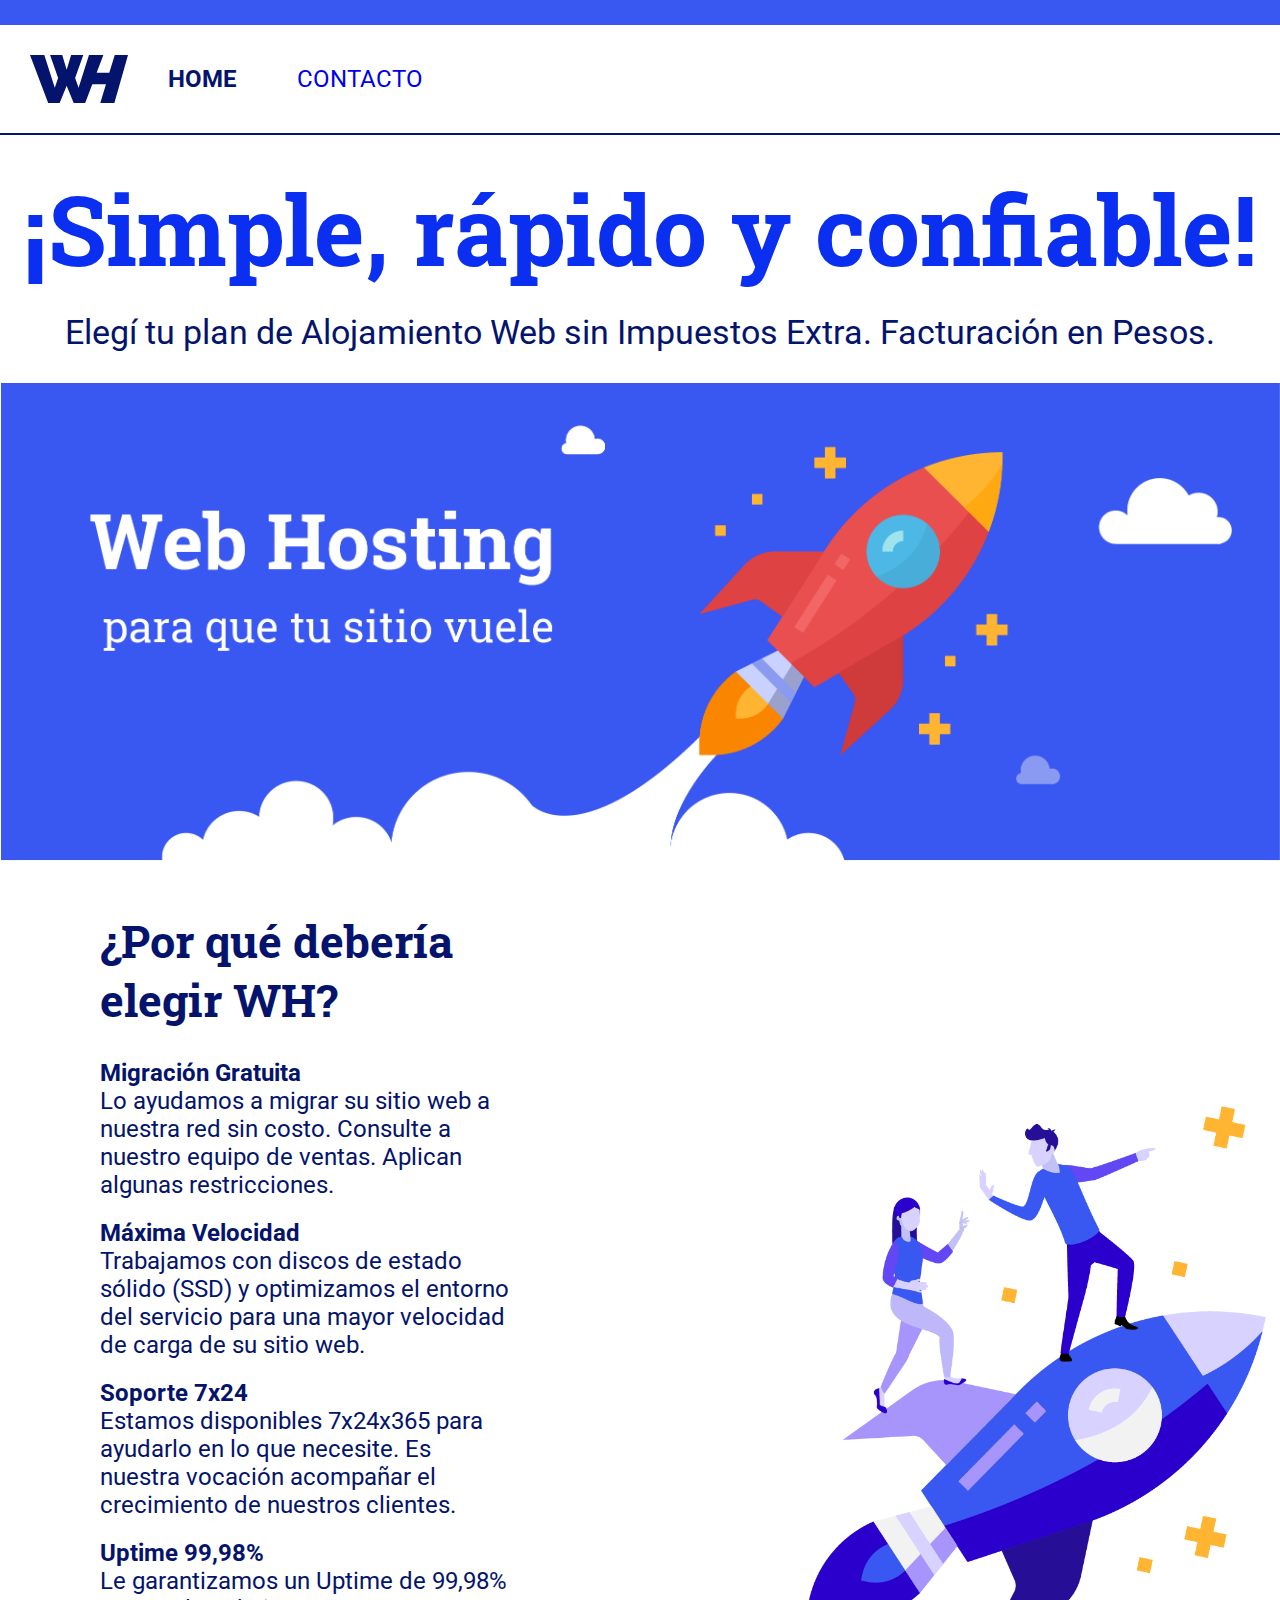
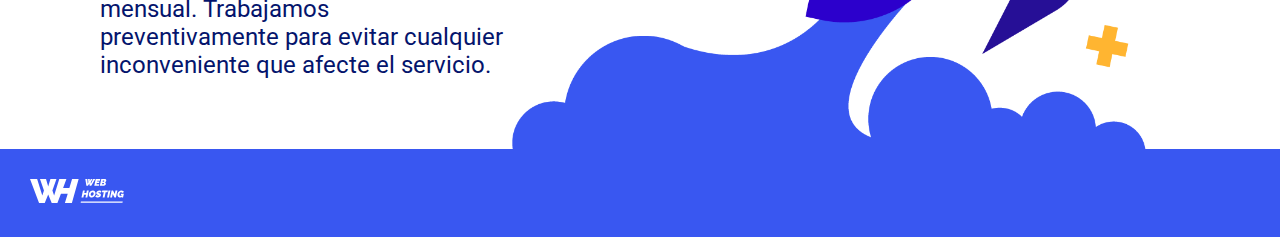
<file: index.html>
<!DOCTYPE html>
<html lang="en">
<head>
    <meta charset="UTF-8">
    <meta http-equiv="X-UA-Compatible" content="IE=edge">
    <meta name="viewport" content="width=device-width, initial-scale=1.0">
    <title>Web hosting</title>
    <link rel="stylesheet" href="css/style.css">
</head>
<body>

    <header>
        <div class="menu">
            <img src="img/M5-logo-azul.svg" alt="logo" id="imagen-logo">        
             <nav>
                 <ul>
                     <li><a href="#" class="active">Home</a></li>
                     <li><a href="contacto.html" class="link-2">Contacto</a></li>
                 </ul>
             </nav>
        </div>
        <div class="header-texts">
            <h1>¡Simple, rápido y confiable!</h1>
            <p>Elegí tu plan de Alojamiento Web sin Impuestos Extra. Facturación en Pesos.</p>
            <img src="img/M5-Desafío1-img.png" alt="banner" class="banner">
        </div>
    </header>
    <section>
        <div class="informacion">
               <h2>¿Por qué debería elegir WH?</h2>
               <h3>Migración Gratuita</h3>
               <p>Lo ayudamos a migrar su sitio web a nuestra red sin costo. Consulte a nuestro equipo de ventas. Aplican algunas restricciones.</p>
               <h3>Máxima Velocidad</h3>
               <p>Trabajamos con discos de estado sólido (SSD) y optimizamos el entorno del servicio para una mayor velocidad de carga de su sitio web.</p>
               <h3>Soporte 7x24</h3>
               <p>Estamos disponibles 7x24x365 para ayudarlo en lo que necesite. Es nuestra vocación acompañar el crecimiento de nuestros clientes.</p>
               <h3>Uptime 99,98%</h3>
               <p>Le garantizamos un Uptime de 99,98% mensual. Trabajamos preventivamente para evitar cualquier inconveniente que afecte el servicio.</p>
        </div>
        <img src="img/M5-Desafio3.png" alt="imagen-cohete" class="img">         
    </section>
    <footer>
        <img src="img/M5-logo-blanco.svg" alt="logo" class="logo-footer">
    </footer>
</body>
</html>
</file>
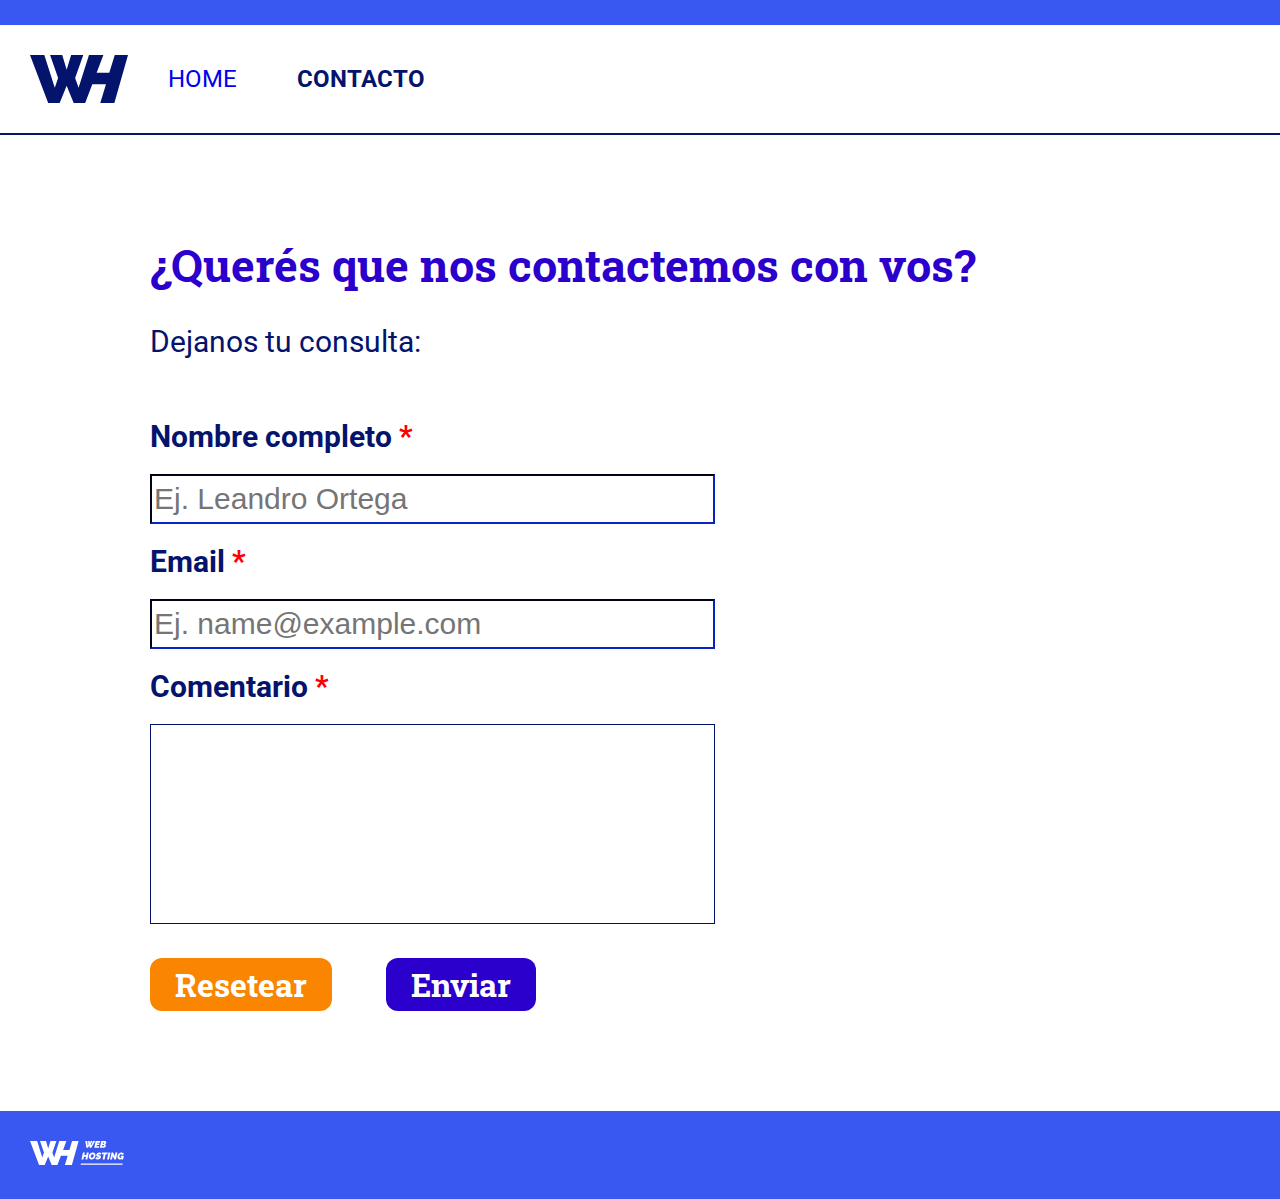
<file: contacto.html>
<!DOCTYPE html>
<html lang="en">
<head>
    <meta charset="UTF-8">
    <meta http-equiv="X-UA-Compatible" content="IE=edge">
    <meta name="viewport" content="width=device-width, initial-scale=1.0">
    <title>Contacto</title>
    <link rel="stylesheet" href="css/style.css">
</head>
<body>
    <header>
        <div class="menu">
            <img src="img/M5-logo-azul.svg" alt="logo" id="imagen-logo">        
             <nav>
                 <ul>
                     <li><a href="index.html">Home</a></li>
                     <li><a href="#" class="link-2 active">Contacto</a></li>
                 </ul>
             </nav>
        </div>
    </header>

    <div class="form-body">
        <div class="form-texts">
             <h2>¿Querés que nos contactemos con vos?</h2>
             <p>Dejanos tu consulta:</p>
        </div>
        
        <form action="contacto.php">
              <div class="campo">
                  <label for="nombre">Nombre completo <span>*</span></label>
                 <input type="text" id="nombre" placeholder="Ej. Leandro Ortega">
              </div>
              <div class="campo">
                  <label for="email">Email <span>*</span></label>
                  <input type="email" id="email" placeholder="Ej. name@example.com">
              </div>
              <div class="campo">
                  <label for="comentario">Comentario <span>*</span></label>
                  <textarea name="comentario" id="comentario" cols="30" rows="10"></textarea>
              </div>
              <div class="form-botones">
                  <button type="reset" class="resetear">Resetear</button>
                  <button type="submit" class="enviar">Enviar</button>
              </div>      
          </form>
    </div>
    <footer>
        <img src="img/M5-logo-blanco.svg" alt="logo" class="logo-footer">
    </footer>

          
</body>
</html>
</file>
<file: css/style.css>
@import url('https://fonts.googleapis.com/css2?family=Roboto+Slab:wght@700&family=Roboto:wght@400;700&display=swap');

*{
    margin: 0;
    box-sizing: border-box;
    text-decoration: none;
}

body{
    font-family: 'Roboto', sans-serif;
    color: #04146c;
}

header, section, footer{
    max-width: 2000px;
    margin: 0 auto;
}

/* Header */

header{
    width: 100%;
    height: auto;
    border-top: 25px solid #3957f1;
}

.menu{
    display: flex;
    padding: 30px;
    align-items: center;
    font-size: 24px;
    border-bottom: 2px solid #04146c;
}

#imagen-logo{
    width: 8%;
    height: auto;
}

ul{
    list-style: none;
    display: flex;
}

li a {
    text-transform: uppercase;
}

  
a:visited {
    color: #04146c;
}
  
a:hover {
    border-bottom: 1px solid #04146c;
}

a.active{
    font-weight: 700;
    color: #04146c;
}

.link-2{
    margin-left: 60px;
}

.header-texts{
    display: flex;
    flex-direction: column;
    align-items: center;
}

h1, h2, button{
    font-family: 'Roboto Slab', serif;
    font-weight: 700;
}

h1{
    color: #0a2ff1;
    font-size: 96px;
    padding-top: 30px;
}

.header-texts p{
    font-size: 34px;
    padding: 20px 0 30px 0;
}

.banner{
    width: 100%;
}

/* Section informacion*/

section{
    width: 100%;
    height: auto;
    display: flex;
    justify-content: space-between;
    align-items: flex-end;
}

section img {
    width: 60%;
    height: auto;
    object-fit: contain;
}

section .informacion{
    width: 50%;
    align-self: center;
    margin: 50px 0 50px 100px;
}

.informacion h2, .form-texts h2{
    font-size: 45px;
    padding-bottom: 30px;
}

section h3, section p{
    font-size: 24px;
}

section p{
    padding-bottom: 20px;
}

/* Footer */

footer{
    width: 100%;
    height: auto;
    background-color: #3957f1;
}

.logo-footer{
    width: 12%;
    height: auto;
    padding: 30px;
}

/* form */

.form-body{
    margin: 100px 0 100px 150px;
}

.form-texts h2{
    color: #2c00cc;
}

.form-texts p{
    font-size: 30px;
    padding-bottom: 40px;
}

form{
    width: 50%;
}

label{
    display: block;
    font-weight: 700;
    font-size: 30px;
    margin: 20px 0;
}

label span{
    color: red;
}

input, textarea{
    width: 100%;
    border-color: #04146c;
    font-size: 30px;
}

input{
    height: 50px;
}

textarea{
    resize: none;
    height: 200px;
    font-family: 'Roboto', sans-serif;
}

.form-botones{
    margin: 30px 0;
}

button{
    font-size: 32px;
    color: #fff;
    padding: 5px 25px;
    border: none;
    border-radius: 12px;
    cursor: pointer;
}

.enviar{
    margin-left: 50px;
    background-color: #2c00cc;
}

.resetear{
    background-color: #f98500;
}
</file>
